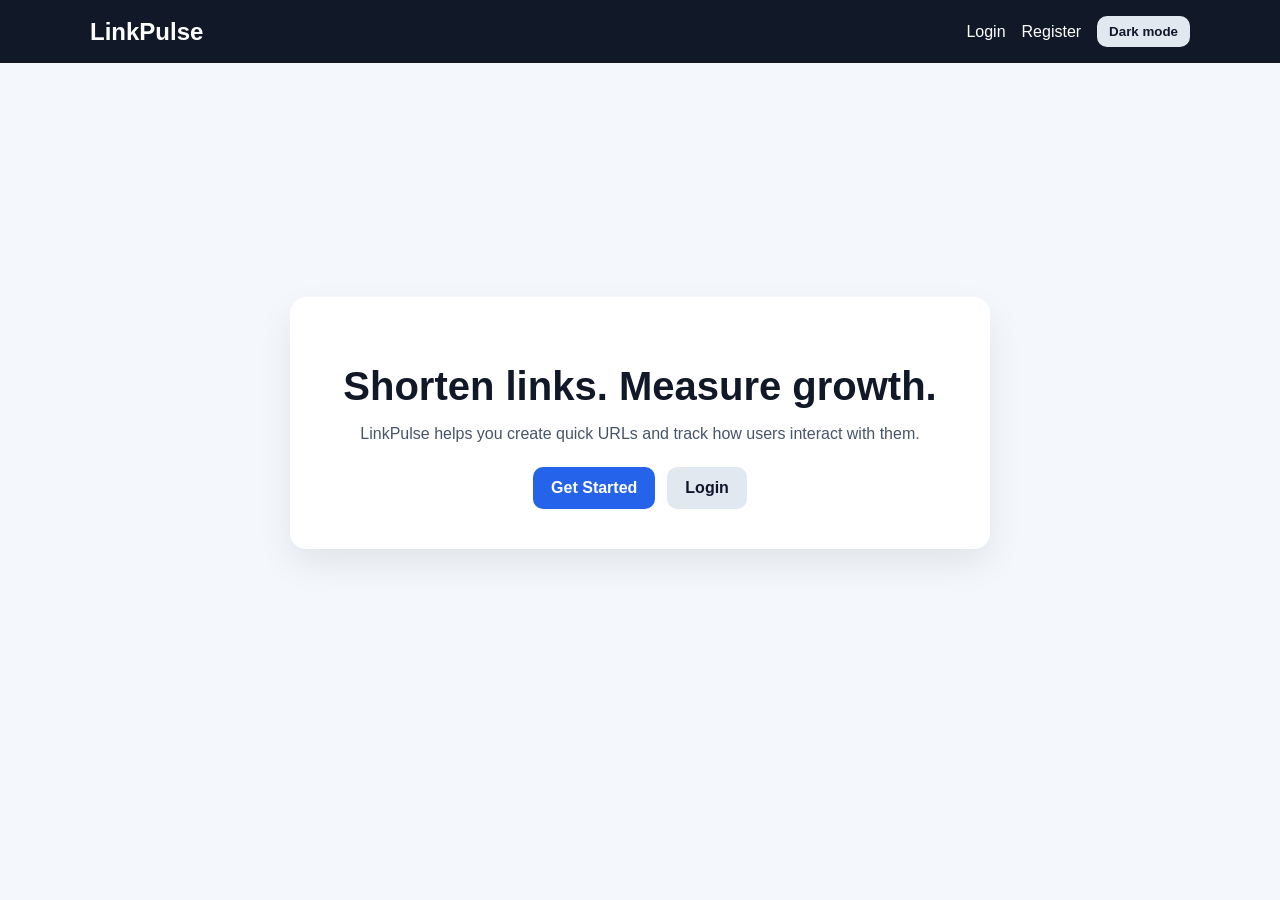
<file: frontend/index.html>
<!DOCTYPE html>
<html lang="en">
<head>
  <meta charset="UTF-8" />
  <meta name="viewport" content="width=device-width, initial-scale=1.0" />
  <title>LinkPulse</title>
  <link rel="stylesheet" href="css/style.css" />
</head>
<body>
  <nav class="navbar">
    <div class="container nav-inner">
      <div class="brand">LinkPulse</div>
      <div class="nav-links">
        <a href="login.html">Login</a>
        <a href="register.html">Register</a>
        <button id="themeToggleBtn" class="btn btn-secondary small" type="button">Dark mode</button>
      </div>
    </div>
  </nav>

  <main class="hero container">
    <div class="hero-card">
      <h1>Shorten links. Measure growth.</h1>
      <p>LinkPulse helps you create quick URLs and track how users interact with them.</p>
      <div class="hero-actions">
        <a href="register.html" class="btn btn-primary">Get Started</a>
        <a href="login.html" class="btn btn-secondary">Login</a>
      </div>
    </div>
  </main>

  <script src="js/theme.js"></script>
</body>
</html>
</file>
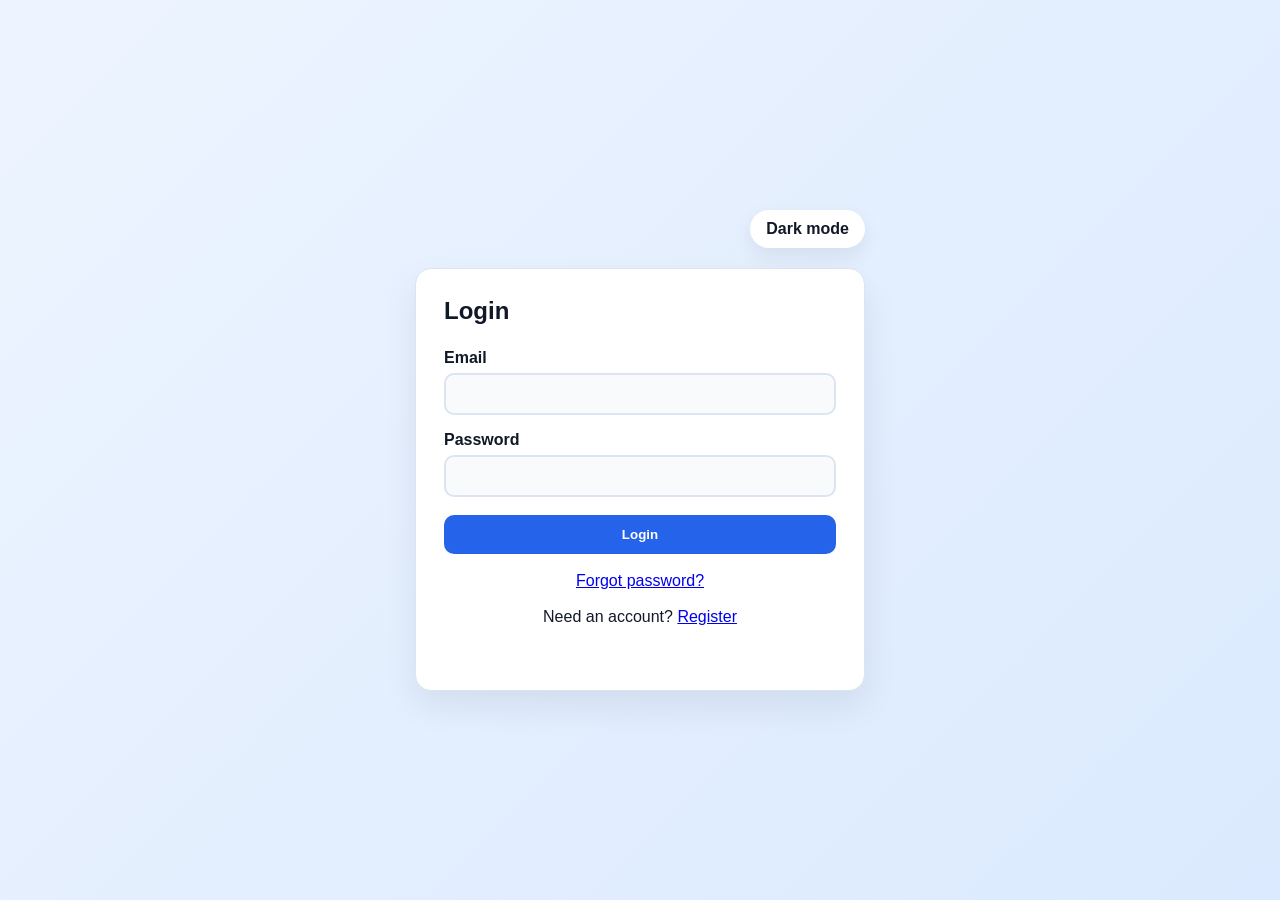
<file: frontend/admin.html>
<!DOCTYPE html>
<html lang="en">
<head>
  <meta charset="UTF-8" />
  <meta name="viewport" content="width=device-width, initial-scale=1.0" />
  <title>Admin | LinkPulse</title>
  <link rel="stylesheet" href="css/dashboard.css" />
</head>
<body>
  <nav class="navbar">
    <div class="container nav-inner">
      <div class="brand">LinkPulse</div>
      <div class="nav-links">
        <a href="dashboard.html">Dashboard</a>
        <a href="create-url.html">Create URL</a>
        <a href="admin.html">Admin</a>
        <button id="themeToggleBtn" class="btn btn-secondary small" type="button">Dark mode</button>
        <button id="logoutBtn" class="btn btn-secondary small">Logout</button>
      </div>
    </div>
  </nav>

  <main class="container dashboard">
    <section class="stats-grid">
      <div class="stat-card"><p>Total Users</p><h3 id="totalUsers">0</h3></div>
      <div class="stat-card"><p>Active Users</p><h3 id="activeUsers">0</h3></div>
      <div class="stat-card"><p>Total URLs</p><h3 id="totalUrls">0</h3></div>
      <div class="stat-card"><p>Total Clicks</p><h3 id="totalClicks">0</h3></div>
    </section>

    <section class="panel">
      <h2>Users</h2>
      <div id="usersTable"></div>
    </section>

    <section class="panel">
      <h2>URLs</h2>
      <div id="adminUrlsTable"></div>
    </section>
  </main>

  <script src="js/config.js"></script>
  <script src="js/api.js"></script>
  <script src="js/auth.js"></script>
  <script src="js/theme.js"></script>
  <script src="js/admin.js"></script>
</body>
</html>
</file>
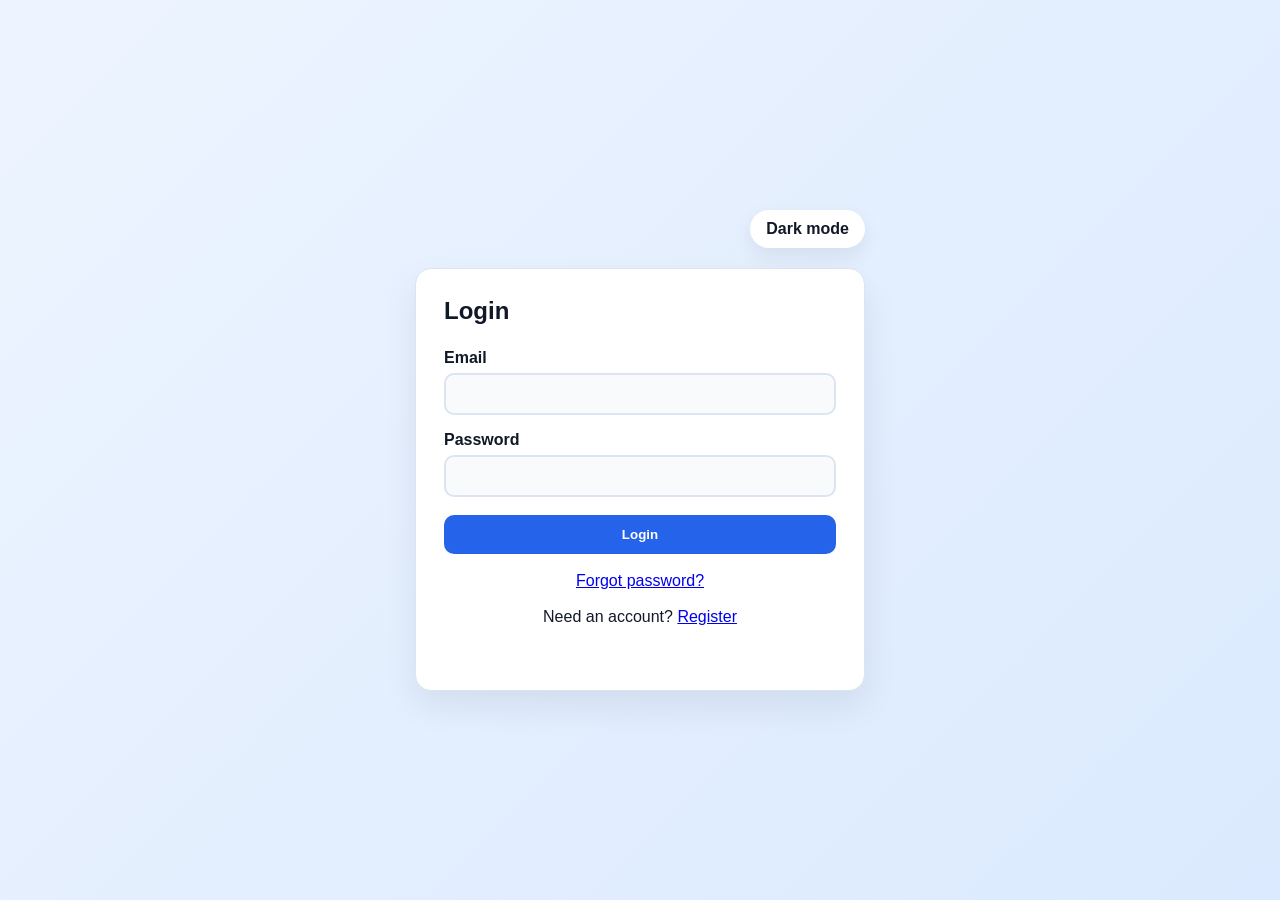
<file: frontend/change-password.html>
<!DOCTYPE html>
<html lang="en">
<head>
  <meta charset="UTF-8" />
  <meta name="viewport" content="width=device-width, initial-scale=1.0" />
  <title>Change Password | LinkPulse</title>
  <link rel="stylesheet" href="css/auth.css" />
</head>
<body>
  <div class="auth-container">
    <div class="auth-toolbar"><button id="themeToggleBtn" class="auth-theme-toggle" type="button">Dark mode</button></div>
    <form id="changePasswordForm" class="auth-card">
      <h2>Change password</h2>
      <div class="field-group"><label for="currentPassword">Current password</label><input type="password" id="currentPassword" required minlength="8" autocomplete="current-password" /></div>
      <div class="field-group"><label for="newPassword">New password</label><input type="password" id="newPassword" required minlength="8" autocomplete="new-password" /></div>
      <div class="field-group"><label for="confirmPassword">Confirm new password</label><input type="password" id="confirmPassword" required minlength="8" autocomplete="new-password" /></div>
      <button type="submit" class="btn btn-primary">Change password</button>
      <p class="switch-text"><a href="dashboard.html">Back to dashboard</a></p>
      <div id="message" class="message"></div>
    </form>
  </div>
  <script src="js/config.js"></script>
  <script src="js/api.js"></script>
  <script src="js/auth.js"></script>
  <script src="js/theme.js"></script>
  <script>
    requireAuth();
    document.getElementById('changePasswordForm').addEventListener('submit', async function (event) {
      event.preventDefault();
      const message = document.getElementById('message');
      const newPassword = document.getElementById('newPassword').value;
      if (newPassword !== document.getElementById('confirmPassword').value) {
        message.textContent = 'Passwords do not match.';
        return;
      }
      try {
        const response = await apiRequest('/api/auth/change-password', {
          method: 'POST',
          body: { current_password: document.getElementById('currentPassword').value, new_password: newPassword },
          token: getToken(),
        });
        message.textContent = response.message;
        message.style.color = '#15803d';
        document.getElementById('changePasswordForm').reset();
      } catch (error) {
        message.textContent = error.message;
      }
    });
  </script>
</body>
</html>
</file>
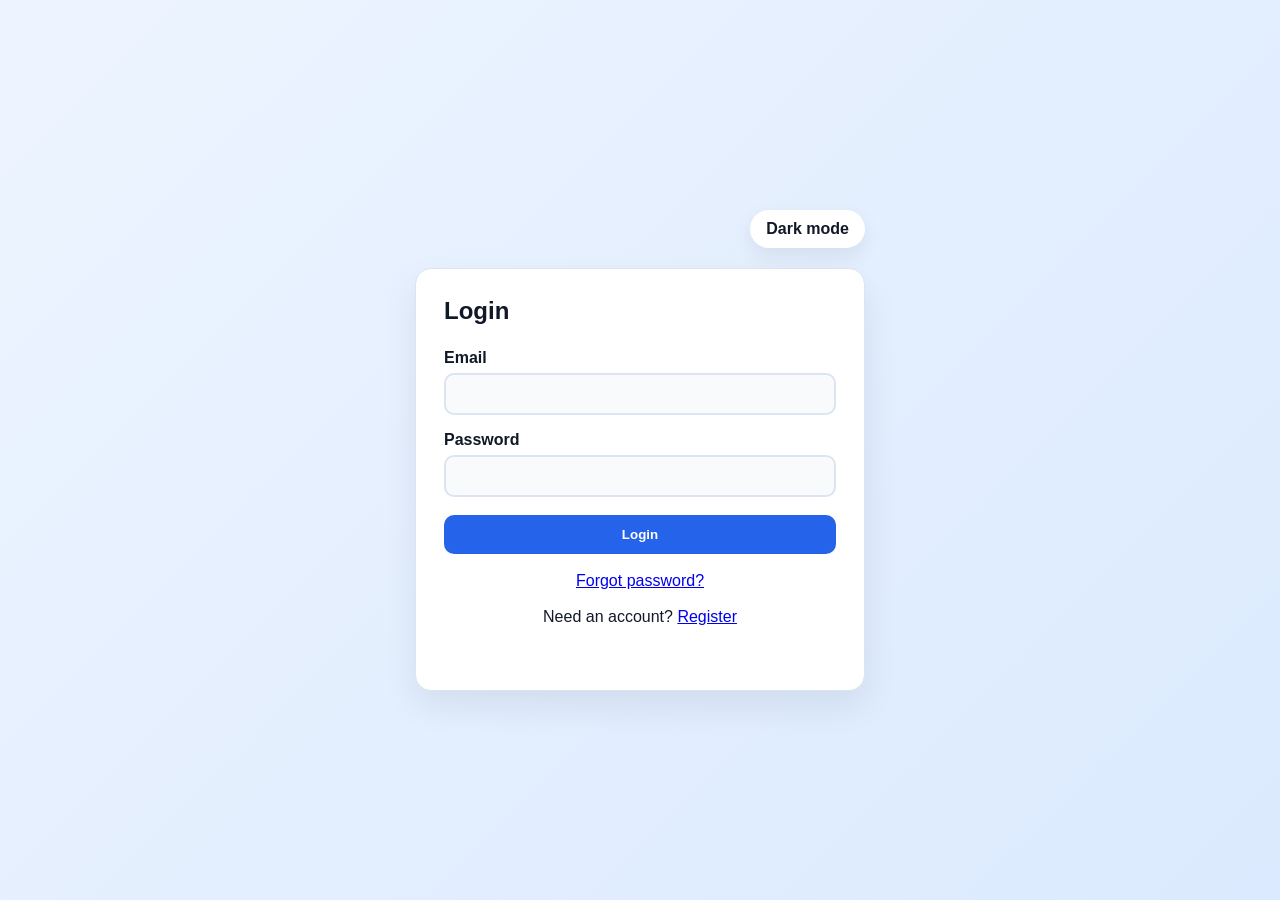
<file: frontend/dashboard.html>
<!DOCTYPE html>
<html lang="en">
<head>
  <meta charset="UTF-8" />
  <meta name="viewport" content="width=device-width, initial-scale=1.0" />
  <title>Dashboard | LinkPulse</title>
  <link rel="stylesheet" href="css/dashboard.css" />
</head>
<body>
  <nav class="navbar">
    <div class="container nav-inner">
      <div class="brand">LinkPulse</div>
      <div class="nav-links">
        <a href="dashboard.html">Dashboard</a>
        <a href="create-url.html">Create URL</a>
        <a href="change-password.html">Change password</a>
        <a href="admin.html" id="adminLink" hidden>Admin</a>
        <button id="themeToggleBtn" class="btn btn-secondary small" type="button">Dark mode</button>
        <button id="logoutBtn" class="btn btn-secondary small">Logout</button>
      </div>
    </div>
  </nav>

  <main class="container dashboard">
    <section class="topbar">
      <div>
        <h1 id="welcomeText">Dashboard</h1>
      </div>
      <a href="create-url.html" class="btn btn-primary">Create URL</a>
    </section>

    <section class="stats-grid">
      <div class="stat-card">
        <p>Total URLs</p>
        <h3 id="totalUrls">0</h3>
      </div>
      <div class="stat-card">
        <p>Total Clicks</p>
        <h3 id="totalClicks">0</h3>
      </div>
    </section>

    <section class="panel">
      <h2>Your URLs</h2>
      <div id="urlTableContainer"></div>
    </section>
  </main>

  <script src="js/config.js"></script>
  <script src="js/api.js"></script>
  <script src="js/auth.js"></script>
  <script src="js/theme.js"></script>
  <script src="js/dashboard.js"></script>
</body>
</html>
</file>
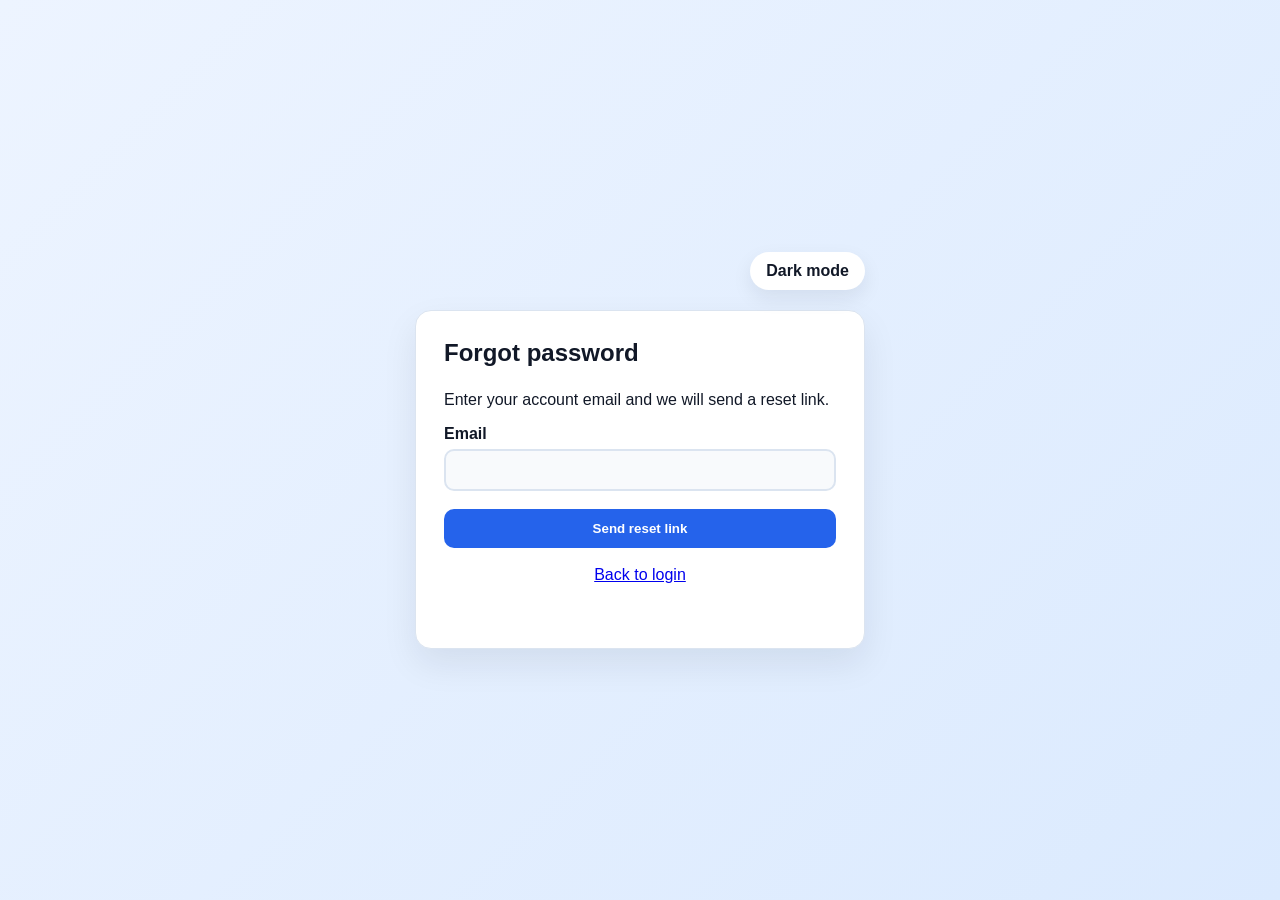
<file: frontend/forgot-password.html>
<!DOCTYPE html>
<html lang="en">
<head>
  <meta charset="UTF-8" />
  <meta name="viewport" content="width=device-width, initial-scale=1.0" />
  <title>Forgot Password | LinkPulse</title>
  <link rel="stylesheet" href="css/auth.css" />
</head>
<body>
  <div class="auth-container">
    <div class="auth-toolbar"><button id="themeToggleBtn" class="auth-theme-toggle" type="button">Dark mode</button></div>
    <form id="forgotPasswordForm" class="auth-card">
      <h2>Forgot password</h2>
      <p class="form-help">Enter your account email and we will send a reset link.</p>
      <div class="field-group">
        <label for="email">Email</label>
        <input type="email" id="email" required autocomplete="email" />
      </div>
      <button type="submit" class="btn btn-primary">Send reset link</button>
      <p class="switch-text"><a href="login.html">Back to login</a></p>
      <div id="message" class="message"></div>
    </form>
  </div>
  <script src="js/config.js"></script>
  <script src="js/api.js"></script>
  <script src="js/theme.js"></script>
  <script>
    document.getElementById('forgotPasswordForm').addEventListener('submit', async function (event) {
      event.preventDefault();
      const message = document.getElementById('message');
      try {
        const response = await apiRequest('/api/auth/forgot-password', {
          method: 'POST', body: { email: document.getElementById('email').value }, requiresAuth: false,
        });
        message.textContent = response.message;
        message.style.color = '#15803d';
      } catch (error) {
        message.textContent = error.message;
      }
    });
  </script>
</body>
</html>
</file>
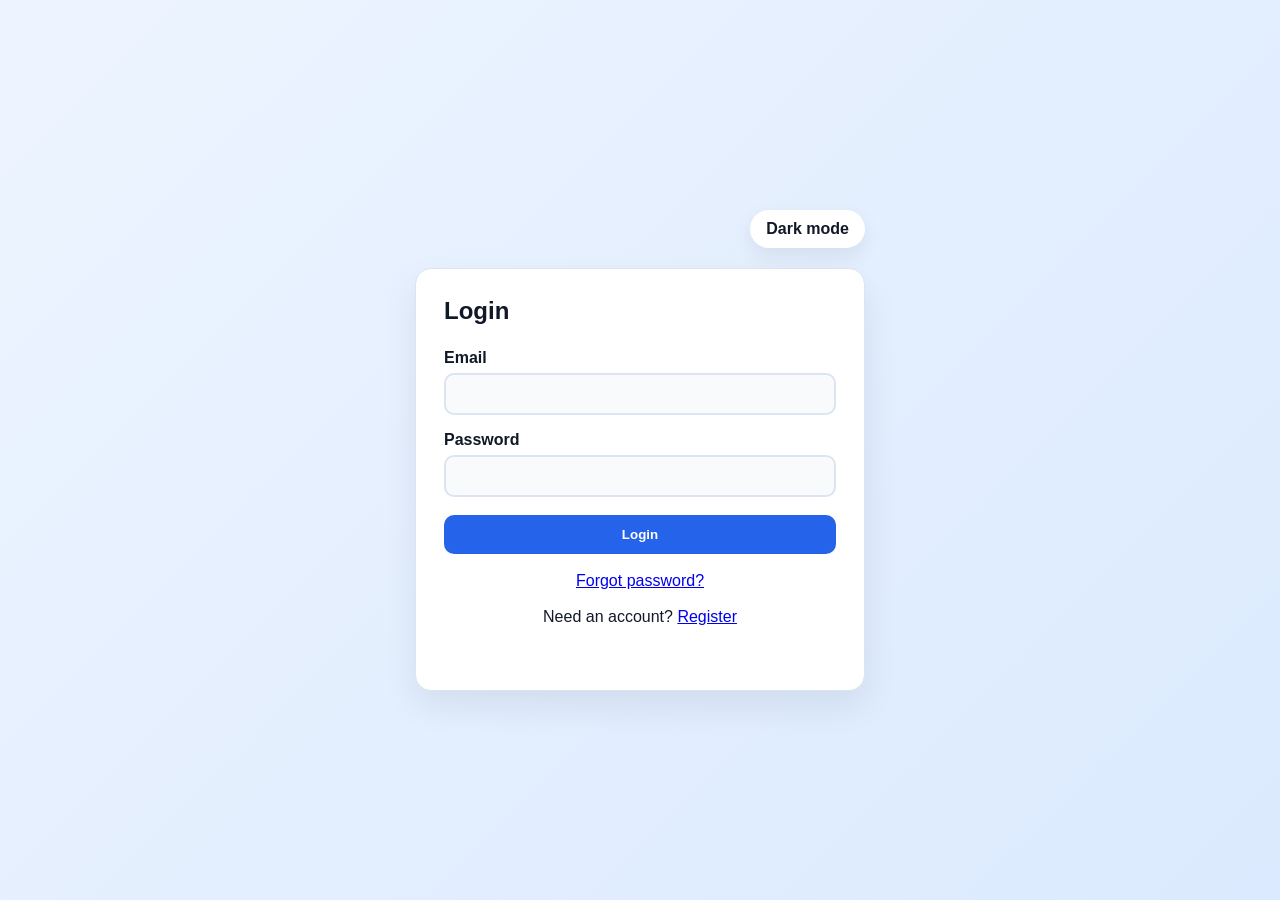
<file: frontend/login.html>
<!DOCTYPE html>
<html lang="en">
<head>
  <meta charset="UTF-8" />
  <meta name="viewport" content="width=device-width, initial-scale=1.0" />
  <title>Login | LinkPulse</title>
  <link rel="stylesheet" href="css/auth.css" />
</head>
<body>
  <div class="auth-container">
    <div class="auth-toolbar">
      <button id="themeToggleBtn" class="auth-theme-toggle" type="button">Dark mode</button>
    </div>
    <form id="loginForm" class="auth-card">
      <h2>Login</h2>
      <div class="field-group">
        <label for="email">Email</label>
        <input type="email" id="email" required />
      </div>

      <div class="field-group">
        <label for="password">Password</label>
        <input type="password" id="password" required />
      </div>

      <button type="submit" class="btn btn-primary">Login</button>
      <p class="switch-text"><a href="forgot-password.html">Forgot password?</a></p>
      <p class="switch-text">Need an account? <a href="register.html">Register</a></p>
      <div id="message" class="message"></div>
    </form>
  </div>

  <script src="js/config.js"></script>
  <script src="js/api.js"></script>
  <script src="js/auth.js"></script>
  <script src="js/theme.js"></script>
  <script>
    document.getElementById('loginForm').addEventListener('submit', async function (event) {
      event.preventDefault();
      const email = document.getElementById('email').value;
      const password = document.getElementById('password').value;
      const result = await login(email, password);
      if (result.success) {
        window.location.href = 'dashboard.html';
      }
    });
  </script>
</body>
</html>
</file>
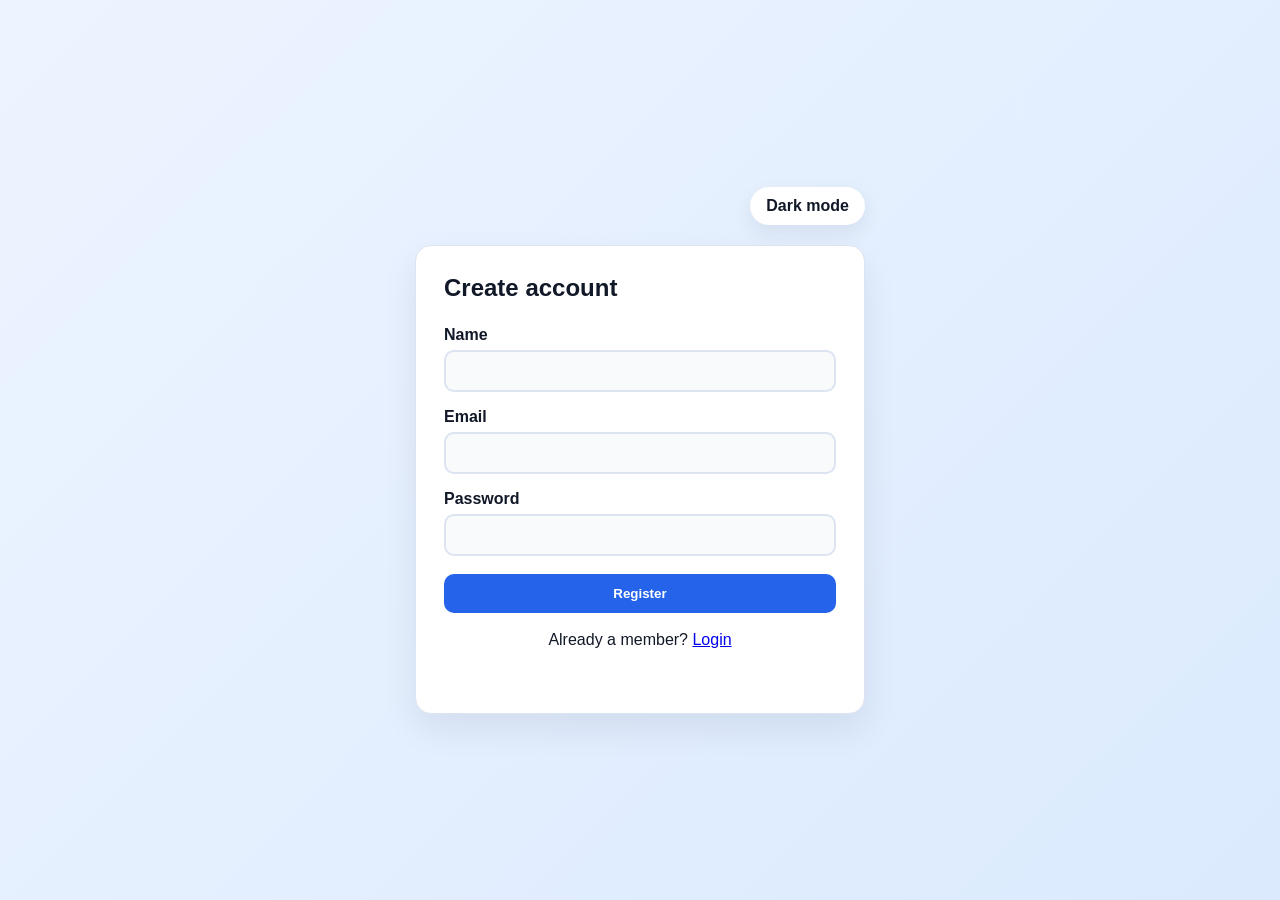
<file: frontend/register.html>
<!DOCTYPE html>
<html lang="en">
<head>
  <meta charset="UTF-8" />
  <meta name="viewport" content="width=device-width, initial-scale=1.0" />
  <title>Register | LinkPulse</title>
  <link rel="stylesheet" href="css/auth.css" />
</head>
<body>
  <div class="auth-container">
    <div class="auth-toolbar">
      <button id="themeToggleBtn" class="auth-theme-toggle" type="button">Dark mode</button>
    </div>
    <form id="registerForm" class="auth-card">
      <h2>Create account</h2>
      <div class="field-group">
        <label for="name">Name</label>
        <input type="text" id="name" required />
      </div>

      <div class="field-group">
        <label for="email">Email</label>
        <input type="email" id="email" required />
      </div>

      <div class="field-group">
        <label for="password">Password</label>
        <input type="password" id="password" required />
      </div>

      <button type="submit" class="btn btn-primary">Register</button>
      <p class="switch-text">Already a member? <a href="login.html">Login</a></p>
      <div id="message" class="message"></div>
    </form>
  </div>

  <script src="js/config.js"></script>
  <script src="js/api.js"></script>
  <script src="js/auth.js"></script>
  <script src="js/theme.js"></script>
  <script>
    document.getElementById('registerForm').addEventListener('submit', async function (event) {
      event.preventDefault();
      const name = document.getElementById('name').value;
      const email = document.getElementById('email').value;
      const password = document.getElementById('password').value;

      const result = await register(name, email, password);
      if (result.success) {
        window.location.href = 'login.html';
      }
    });
  </script>
</body>
</html>
</file>
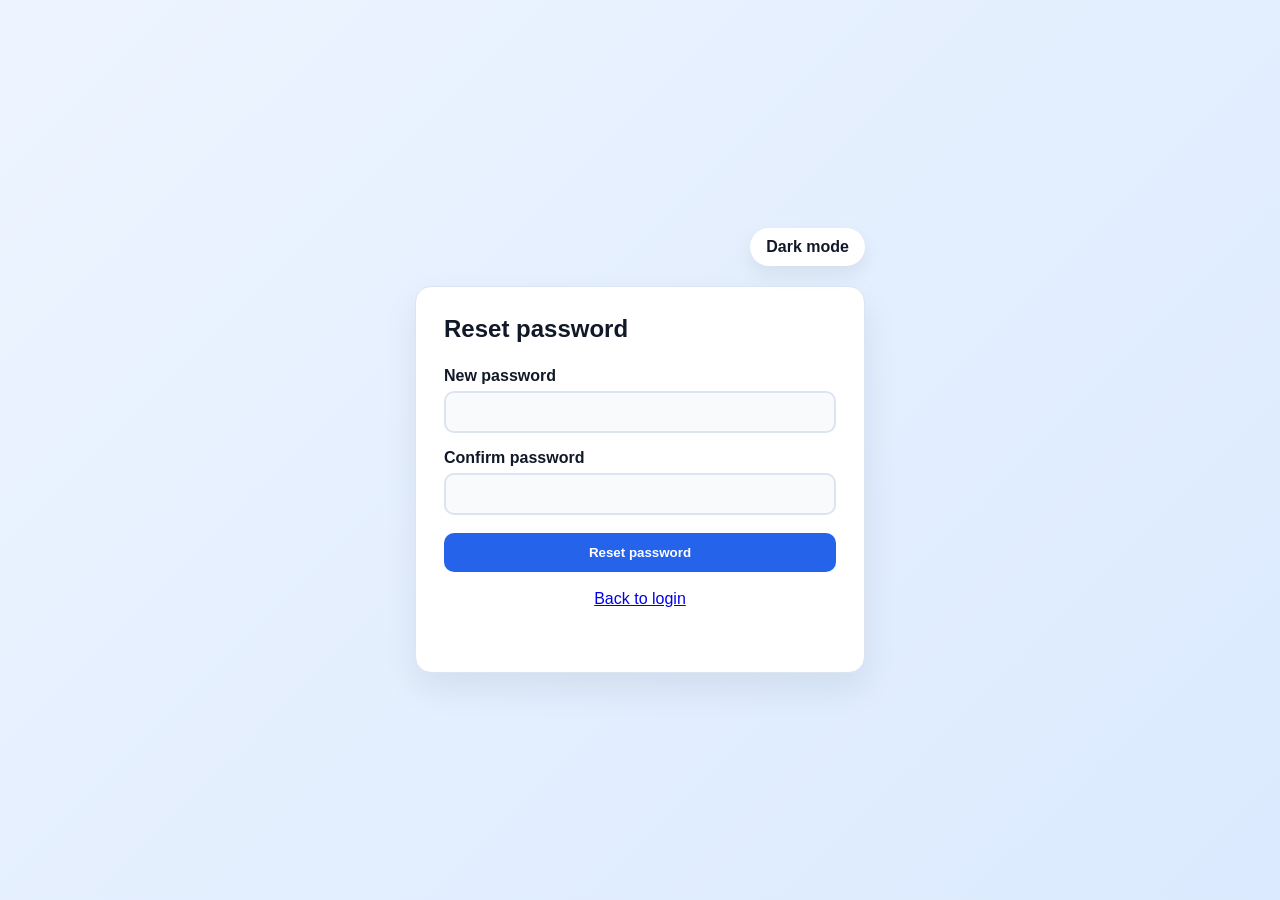
<file: frontend/reset-password.html>
<!DOCTYPE html>
<html lang="en">
<head>
  <meta charset="UTF-8" />
  <meta name="viewport" content="width=device-width, initial-scale=1.0" />
  <title>Reset Password | LinkPulse</title>
  <link rel="stylesheet" href="css/auth.css" />
</head>
<body>
  <div class="auth-container">
    <div class="auth-toolbar"><button id="themeToggleBtn" class="auth-theme-toggle" type="button">Dark mode</button></div>
    <form id="resetPasswordForm" class="auth-card">
      <h2>Reset password</h2>
      <div class="field-group">
        <label for="password">New password</label>
        <input type="password" id="password" required minlength="8" autocomplete="new-password" />
      </div>
      <div class="field-group">
        <label for="confirmPassword">Confirm password</label>
        <input type="password" id="confirmPassword" required minlength="8" autocomplete="new-password" />
      </div>
      <button type="submit" class="btn btn-primary">Reset password</button>
      <p class="switch-text"><a href="login.html">Back to login</a></p>
      <div id="message" class="message"></div>
    </form>
  </div>
  <script src="js/config.js"></script>
  <script src="js/api.js"></script>
  <script src="js/theme.js"></script>
  <script>
    document.getElementById('resetPasswordForm').addEventListener('submit', async function (event) {
      event.preventDefault();
      const message = document.getElementById('message');
      const password = document.getElementById('password').value;
      if (password !== document.getElementById('confirmPassword').value) {
        message.textContent = 'Passwords do not match.';
        return;
      }
      try {
        await apiRequest('/api/auth/reset-password', {
          method: 'POST',
          body: { token: new URLSearchParams(window.location.search).get('token'), new_password: password },
          requiresAuth: false,
        });
        message.textContent = 'Password reset successfully. You can now log in.';
        message.style.color = '#15803d';
      } catch (error) {
        message.textContent = error.message;
      }
    });
  </script>
</body>
</html>
</file>
<file: frontend/css/style.css>
:root {
  --bg: #f4f7fb;
  --surface: #ffffff;
  --surface-2: #f8fafc;
  --text: #111827;
  --muted: #475569;
  --nav-bg: #111827;
  --nav-text: #ffffff;
  --primary: #2563eb;
  --button-secondary: #e2e8f0;
  --button-secondary-text: #0f172a;
  --shadow: rgba(15, 23, 42, 0.08);
}

:root[data-theme='dark'] {
  --bg: #0f172a;
  --surface: #111827;
  --surface-2: #1e293b;
  --text: #e5e7eb;
  --muted: #cbd5e1;
  --nav-bg: #020817;
  --nav-text: #e2e8f0;
  --primary: #60a5fa;
  --button-secondary: #334155;
  --button-secondary-text: #e2e8f0;
  --shadow: rgba(2, 6, 23, 0.45);
}

* {
  box-sizing: border-box;
}

body {
  margin: 0;
  font-family: Arial, sans-serif;
  background: var(--bg);
  color: var(--text);
}

.container {
  width: min(1100px, 90%);
  margin: 0 auto;
}

.navbar {
  background: var(--nav-bg);
  color: var(--nav-text);
  padding: 16px 0;
}

.nav-inner {
  display: flex;
  justify-content: space-between;
  align-items: center;
}

.brand {
  font-size: 1.5rem;
  font-weight: 700;
}

.nav-links {
  display: flex;
  gap: 16px;
  align-items: center;
}

.nav-links a {
  color: var(--nav-text);
  text-decoration: none;
}

.hero {
  min-height: 80vh;
  display: grid;
  place-items: center;
}

.hero-card {
  background: var(--surface);
  border-radius: 16px;
  padding: 40px;
  box-shadow: 0 15px 35px var(--shadow);
  text-align: center;
  width: min(700px, 100%);
}

.hero-card h1 {
  font-size: 2.5rem;
  margin-bottom: 12px;
}

.hero-card p {
  color: var(--muted);
  margin-bottom: 24px;
}

.hero-actions {
  display: flex;
  justify-content: center;
  gap: 12px;
}

.btn {
  border: none;
  border-radius: 10px;
  padding: 12px 18px;
  cursor: pointer;
  text-decoration: none;
  display: inline-block;
  font-weight: 600;
}

.btn-primary {
  background: var(--primary);
  color: white;
}

.btn-secondary {
  background: var(--button-secondary);
  color: var(--button-secondary-text);
}

.small {
  padding: 8px 12px;
}
</file>
<file: frontend/css/dashboard.css>
:root {
  --bg: #f6f1ee;
  --surface: #fffdfb;
  --surface-2: #f8f5f4;
  --text: #1f2937;
  --muted: #6b7280;
  --border: #e7dcd7;
  --primary: #8b5cf6;
  --primary-strong: #7c3aed;
  --accent: #f59e0b;
  --nav-bg: #1f2937;
  --nav-text: #f9fafb;
  --card-shadow: rgba(31, 41, 55, 0.09);
  --button-secondary: #f3e8ff;
  --button-secondary-text: #312e81;
  --success-soft: #fef3c7;
  --success-border: #f4b942;
}

:root[data-theme='dark'] {
  --bg: #111827;
  --surface: #1f2937;
  --surface-2: #2b374a;
  --text: #f9fafb;
  --muted: #cbd5e1;
  --border: #3f4d63;
  --primary: #a78bfa;
  --primary-strong: #8b5cf6;
  --accent: #fbbf24;
  --nav-bg: #0b1120;
  --nav-text: #f9fafb;
  --card-shadow: rgba(15, 23, 42, 0.4);
  --button-secondary: #374151;
  --button-secondary-text: #f9fafb;
  --success-soft: rgba(251, 191, 36, 0.14);
  --success-border: rgba(251, 191, 36, 0.7);
}

*, *::before, *::after {
  box-sizing: border-box;
}

body {
  margin: 0;
  font-family: Arial, sans-serif;
  background: var(--bg);
  color: var(--text);
}

.container {
  width: min(1100px, 90%);
  margin: 0 auto;
}

.navbar {
  background: var(--nav-bg);
  color: var(--nav-text);
  padding: 16px 0;
}

.nav-inner {
  display: flex;
  justify-content: space-between;
  align-items: center;
}

.brand {
  font-weight: 700;
  font-size: 1.4rem;
}

.nav-links {
  display: flex;
  gap: 16px;
  align-items: center;
}

.nav-links a {
  color: var(--nav-text);
  text-decoration: none;
}

.dashboard {
  padding: 28px 0 40px;
}

.topbar {
  display: flex;
  justify-content: space-between;
  align-items: center;
  margin-bottom: 20px;
}

.stats-grid {
  display: grid;
  grid-template-columns: repeat(auto-fit, minmax(180px, 1fr));
  gap: 20px;
  margin-bottom: 24px;
}

.stat-card,
.panel,
.chart-card {
  background: var(--surface);
  border: 1px solid var(--border);
  border-radius: 16px;
  box-shadow: 0 10px 25px var(--card-shadow);
  padding: 20px;
}

.stat-card p {
  margin: 0 0 8px;
  color: var(--muted);
}

.stat-card h3 {
  margin: 0;
  font-size: 2rem;
}

.panel {
  margin-top: 20px;
}

table {
  width: 100%;
  border-collapse: collapse;
  margin-top: 14px;
}

th, td {
  padding: 12px;
  border-bottom: 1px solid var(--border);
  text-align: left;
  color: var(--text);
}

.btn {
  border: none;
  border-radius: 10px;
  padding: 10px 14px;
  cursor: pointer;
  text-decoration: none;
  display: inline-block;
  font-weight: 600;
}

.btn-primary {
  background: var(--primary);
  color: white;
}

.btn-primary:hover {
  background: var(--primary-strong);
}

.btn-secondary {
  background: var(--button-secondary);
  color: var(--button-secondary-text);
}

.small {
  padding: 8px 12px;
}

.form-page {
  padding-top: 40px;
}

.form-panel {
  max-width: 760px;
  margin: 0 auto;
  padding: 32px 28px 28px;
  overflow: hidden;
}

.form-panel h2 {
  margin: 0 0 18px;
  font-size: clamp(2rem, 3vw, 2.8rem);
  text-align: center;
  color: var(--text);
}

form {
  display: flex;
  flex-direction: column;
  gap: 14px;
}

label {
  display: block;
  margin: 0;
  font-size: 1.15rem;
  font-weight: 700;
  color: var(--text);
}

input {
  width: 100%;
  padding: 14px 16px;
  border-radius: 12px;
  border: 2px solid var(--border);
  background: var(--surface-2);
  color: var(--text);
  font-size: 1rem;
  transition: border-color 0.2s ease, box-shadow 0.2s ease;
}

input:focus {
  outline: none;
  border-color: var(--primary);
  box-shadow: 0 0 0 4px rgba(139, 92, 246, 0.15);
}

button.btn-primary {
  margin-top: 8px;
  align-self: flex-start;
  min-width: 160px;
  background: linear-gradient(135deg, var(--primary), var(--accent));
  color: white;
  font-size: 1.1rem;
  padding: 12px 22px;
  border-radius: 12px;
  box-shadow: 0 8px 18px rgba(139, 92, 246, 0.2);
}

.short-url-box {
  margin-top: 20px;
  background: var(--success-soft);
  border: 1px solid var(--success-border);
  padding: 14px;
  border-radius: 12px;
  overflow-wrap: anywhere;
}

.short-url-box a {
  color: var(--primary-strong);
}

.short-url-box .btn {
  margin-left: 10px;
}

.copy-toast {
  position: fixed;
  right: 24px;
  bottom: 24px;
  z-index: 1100;
  padding: 12px 18px;
  border: 1px solid var(--border);
  border-radius: 999px;
  background: var(--surface);
  color: var(--text);
  box-shadow: 0 12px 28px var(--card-shadow);
  opacity: 0;
  transform: translateY(12px) scale(0.96);
  transition: opacity 0.2s ease, transform 0.2s ease;
}

.copy-toast.visible {
  opacity: 1;
  transform: translateY(0) scale(1);
}

.hidden {
  display: none;
}

.chart-grid {
  display: grid;
  grid-template-columns: repeat(2, minmax(0, 1fr));
  grid-auto-rows: 260px;
  gap: 18px;
  padding: 20px;
}

.chart-card {
  display: flex;
  min-height: 0;
  height: auto;
  flex-direction: column;
  overflow: hidden;
}

.chart-card h3 {
  flex: 0 0 auto;
  margin: 0 0 12px;
}

.chart-card canvas {
  display: block;
  width: 100% !important;
  height: 100% !important;
  min-height: 0;
}

.chart-empty {
  display: grid;
  flex: 1;
  place-items: center;
  margin: 0;
  color: var(--muted);
  text-align: center;
}

.wide {
  grid-column: 1 / -1;
}

@media (max-width: 700px) {
  .chart-grid {
    grid-template-columns: 1fr;
  }
}

.analytics-page {
  padding-top: 20px;
}

.analytics-stats {
  margin-bottom: 18px;
}

.analytics-charts {
  margin-top: 0;
}

.analytics-empty {
  margin-top: 0;
  text-align: center;
}

.analytics-empty p {
  color: var(--muted);
}

.message {
  margin-top: 14px;
  color: #b91c1c;
}
</file>
<file: frontend/css/auth.css>
:root {
  --bg: #edf4ff;
  --bg-end: #dbeafe;
  --surface: #ffffff;
  --surface-2: #f8fafc;
  --text: #111827;
  --muted: #475569;
  --border: #dbe4f0;
  --primary: #2563eb;
  --button-text: #ffffff;
  --shadow: rgba(15, 23, 42, 0.08);
}

:root[data-theme='dark'] {
  --bg: #0f172a;
  --bg-end: #334155;
  --surface: #111827;
  --surface-2: #1e293b;
  --text: #e5e7eb;
  --muted: #cbd5e1;
  --border: #334155;
  --primary: #60a5fa;
  --button-text: #e2e8eb;
  --shadow: rgba(2, 6, 23, 0.45);
}

*, *::before, *::after {
  box-sizing: border-box;
}

body {
  margin: 0;
  min-height: 100vh;
  display: flex;
  align-items: center;
  justify-content: center;
  font-family: Arial, sans-serif;
  color: var(--text);
  background: linear-gradient(135deg, var(--bg), var(--bg-end));
}

.auth-container {
  position: relative;
  width: min(450px, 90%);
  padding-top: 58px;
}

.auth-toolbar {
  position: absolute;
  top: 0;
  right: 0;
  display: flex;
  justify-content: flex-end;
}

.auth-theme-toggle {
  padding: 10px 16px;
  border: 0;
  border-radius: 999px;
  background: var(--surface);
  color: var(--text);
  box-shadow: 0 8px 20px var(--shadow);
  cursor: pointer;
  font: inherit;
  font-weight: 700;
}

.auth-card {
  padding: 28px;
  overflow: hidden;
  background: var(--surface);
  border: 1px solid var(--border);
  border-radius: 16px;
  box-shadow: 0 15px 35px var(--shadow);
}

.auth-card h2 {
  margin: 0 0 24px;
}

.field-group {
  display: flex;
  flex-direction: column;
  gap: 6px;
  margin-top: 16px;
}

.field-group label {
  font-weight: 600;
}

.auth-card input {
  width: 100%;
  min-height: 42px;
  padding: 10px 12px;
  border: 2px solid var(--border);
  border-radius: 10px;
  background: var(--surface-2);
  color: var(--text);
  font: inherit;
  transition: border-color 0.2s ease, box-shadow 0.2s ease;
}

.auth-card input:focus {
  outline: none;
  border-color: var(--primary);
  box-shadow: 0 0 0 4px rgba(96, 165, 250, 0.18);
}

.btn {
  width: 100%;
  margin-top: 18px;
  padding: 12px;
  border: none;
  border-radius: 10px;
  background: var(--primary);
  color: var(--button-text);
  cursor: pointer;
  font-weight: 700;
}

.switch-text {
  margin-top: 18px;
  text-align: center;
}

.message {
  min-height: 20px;
  margin-top: 14px;
  color: #b91c1c;
}
</file>
